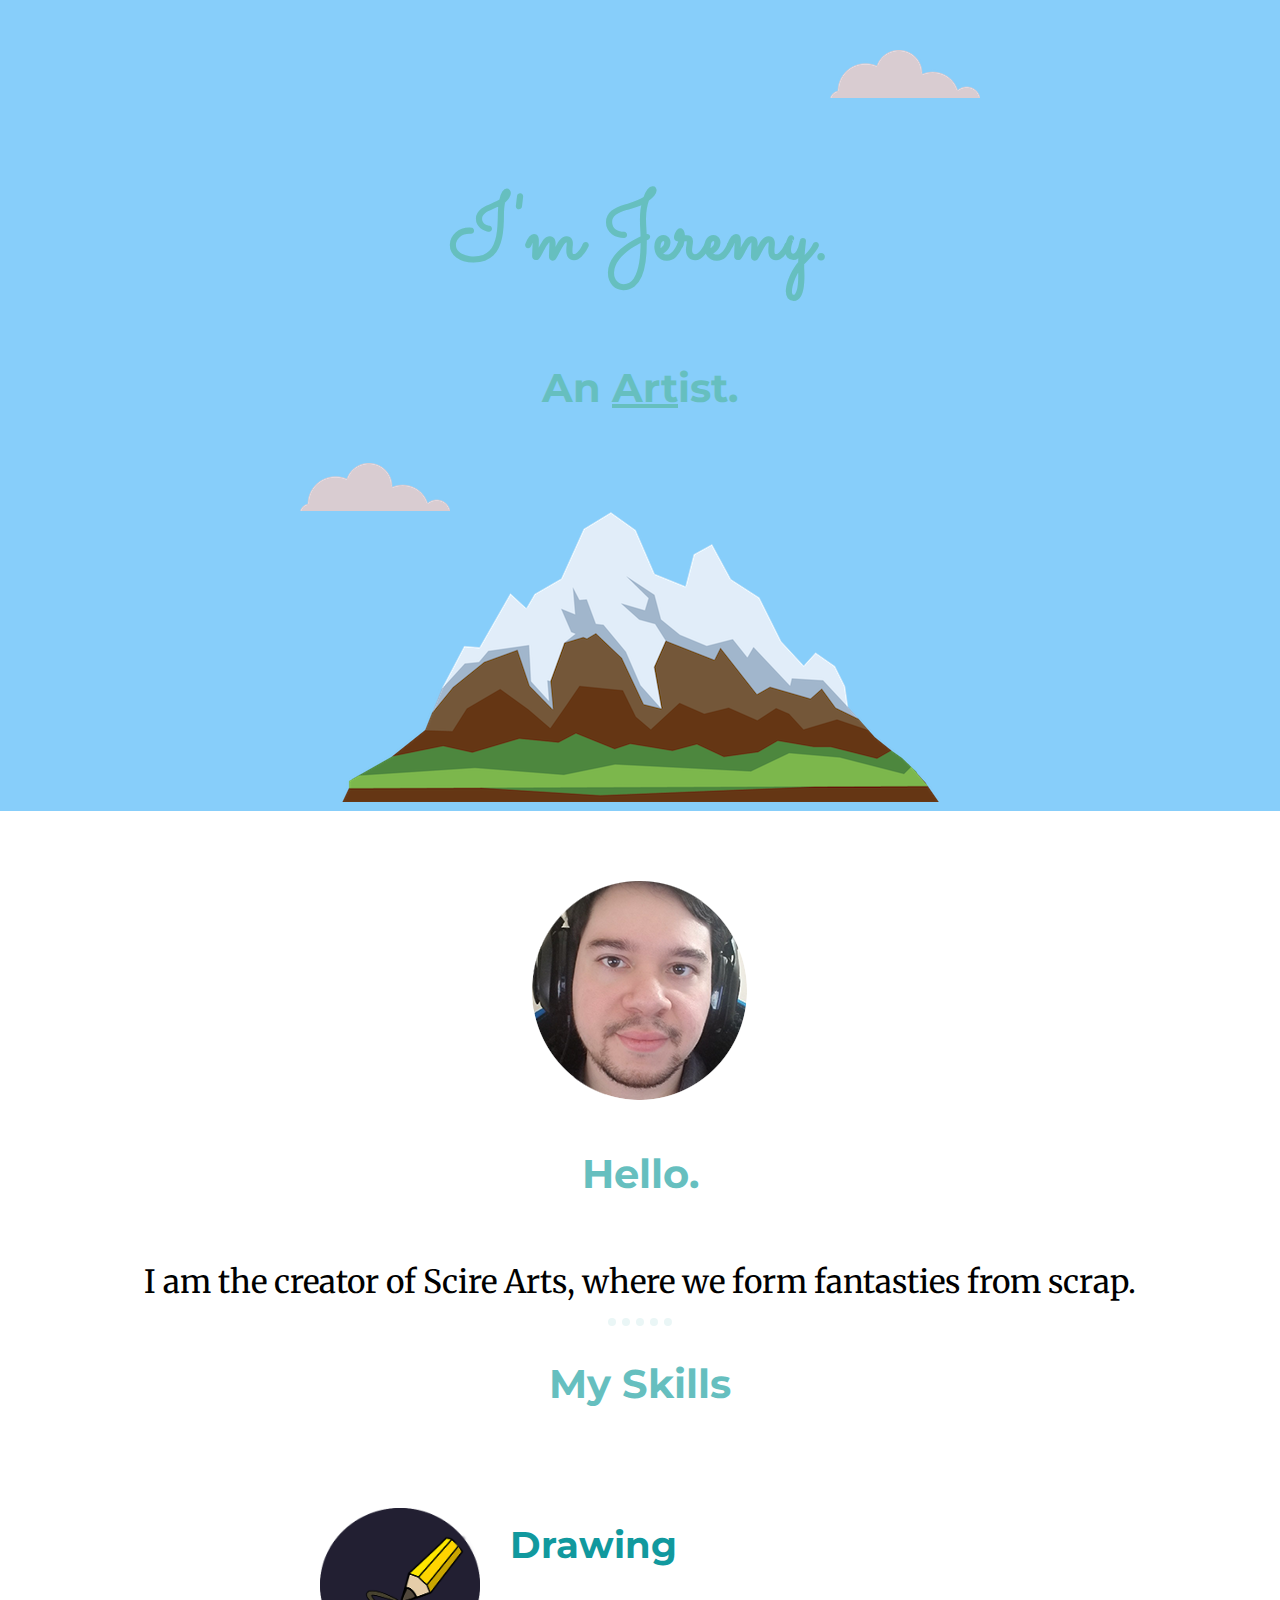
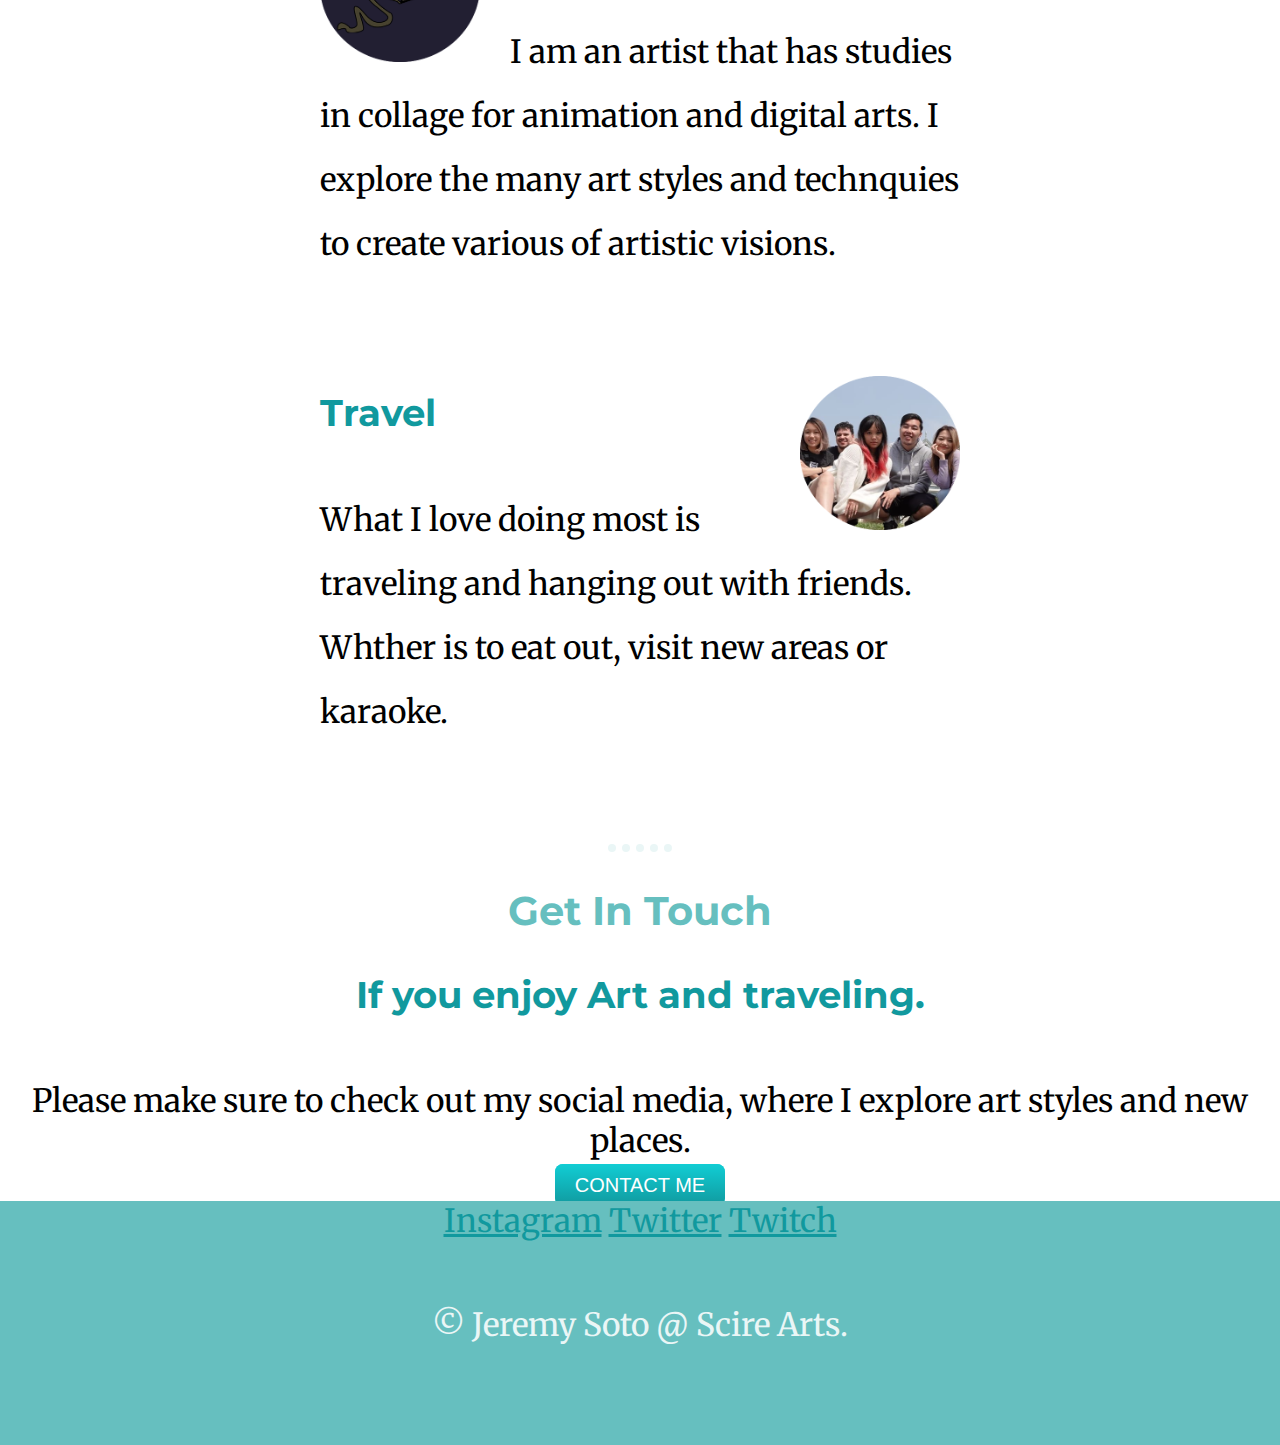
<file: index.html>
<!DOCTYPE html>
<html lang="en" dir="ltr">

<head>
  <meta charset="utf-8">
  <title>Jeremy Soto</title>
  <link rel="stylesheet" href="css/styles.css">
  <link rel="icon" href="favicon.ico">
  <link rel="preconnect" href="https://fonts.googleapis.com">
<link rel="preconnect" href="https://fonts.gstatic.com" crossorigin>
<link href="https://fonts.googleapis.com/css2?family=Merriweather&family=Montserrat&family=Sacramento&display=swap" rel="stylesheet">
</head>

<body>
  <div class="top-container">
    <img class="top-cloud"src="images/cloud.png" alt="cloud-img">

    <h1>I'm Jeremy.</h1>
    <h2>An <span class="art">Art</span>ist.</h2>
    <img class="bottom-cloud"src="images/cloud.png" alt="cloud-img">
    <img src="images/mountain.png" alt="mountain-img">
  </div>
  <div class="middle-container">
    <div class="profile">
      <img src="images/Xoto.jpg" alt="Profile Picture">
      <h2> Hello.</h2>
      <p>I am the creator of Scire Arts, where we form fantasties from scrap.</p>
    </div>
    <hr>
    <div class="skills">
      <h2>My Skills</h2>
      <div class="skill-row">
        <img class="art-img" src="images/Art.png" alt="Pencil-Art">
        <h3>Drawing</h3>
        <p>I am an artist that has studies in collage for animation and digital arts. I explore the many art styles and technquies to create various of artistic visions.</p>
      </div>
      <div class="skill-row">
        <img class="fam-img" src="images/Fam.png" alt="Friends-Pic">
        <h3>Travel</h3>
        <p>What I love doing most is traveling and hanging out with friends. Whther is to eat out, visit new areas or karaoke.</p>
      </div>
    </div>
    <hr>
    <div class="contact-me">
      <h2>Get In Touch</h2>
      <h3>If you enjoy Art and traveling.</h3>
      <p>Please make sure to check out my social media, where I explore art styles and new places.</p>
      <a class="btn" href="mailto:jeremyg_soto@yahoo.com">CONTACT ME</a>
    </div>
  </div>


  <div class="bottom-container">
    <a class="footer-link" href="https://www.instagram.com/xotoplays/">Instagram</a>
    <a class="footer-link" href="https://twitter.com/XotoPlayz">Twitter</a>
    <a class="footer-link" href="https://www.twitch.tv/xotoplz">Twitch</a>
    <p class="copyright-color">© Jeremy Soto @ Scire Arts.</p>
  </div>

</body>

</html>
</file>
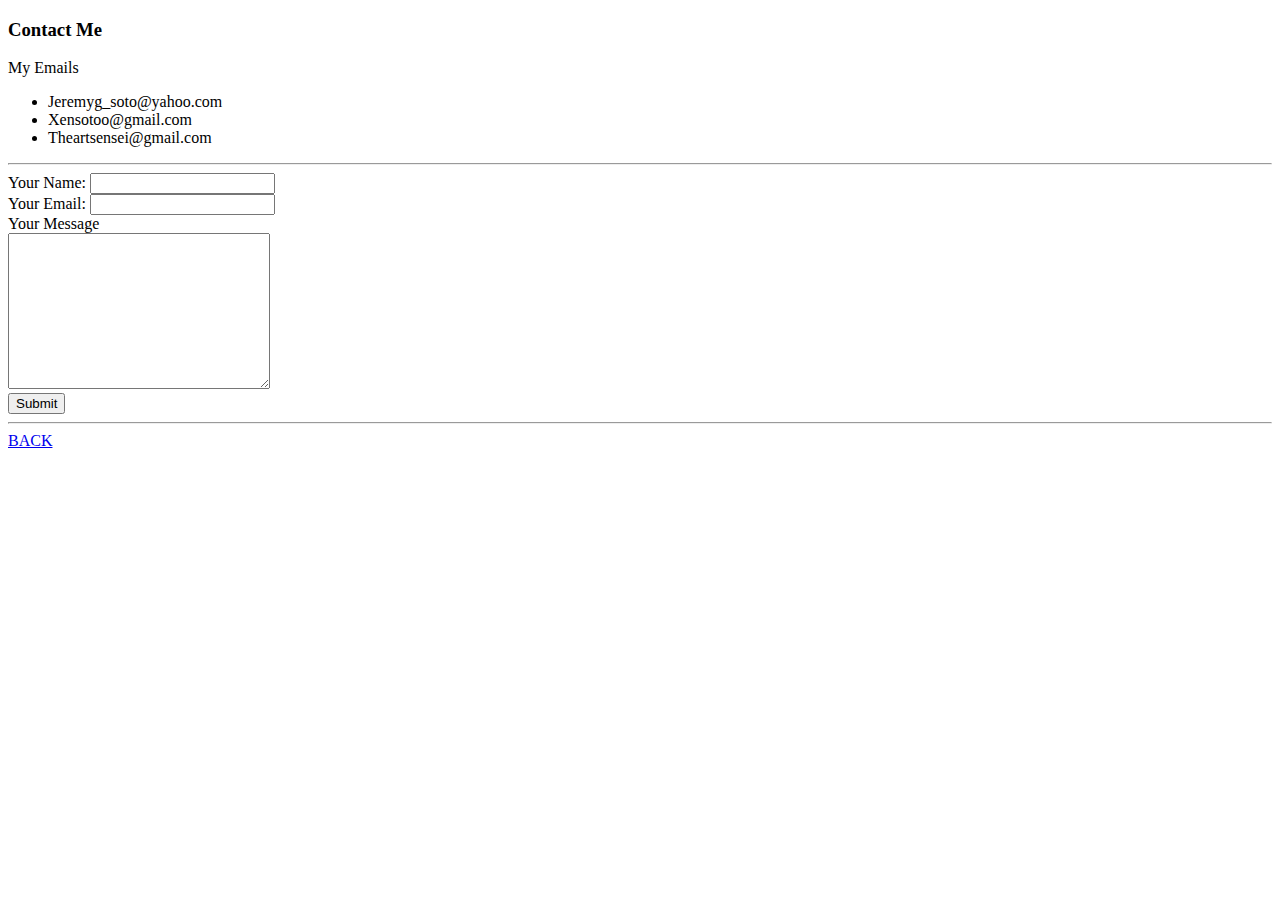
<file: contacts.html>
<!DOCTYPE html>
<html lang="en" dir="ltr">

<head>
  <meta charset="utf-8">
  <title>My Contacts</title>
</head>

<body>
  <h3>Contact Me</h3>
  <p>My Emails</p>
  <ul>
    <li>Jeremyg_soto@yahoo.com</li>
    <li>Xensotoo@gmail.com</li>
    <li>Theartsensei@gmail.com</li>
  </ul>
  <hr>
  <form action="mailto:jeremyg_soto@yahoo.com" method="post" enctype="text/plain">
    <label for="">Your Name:</label>
    <input type="text" name="yourName" value=""><br>
    <label for="">Your Email:</label>
    <input type="email" name="yourEmail" value=""><br>
    <label for="">Your Message</label><br>
    <textarea name="yourMessage" rows="10" cols="30"></textarea><br>
    <input type="submit" name="">
  </form>
  <hr>
  <a href="index.html">BACK</a>
</body>

</html>
</file>
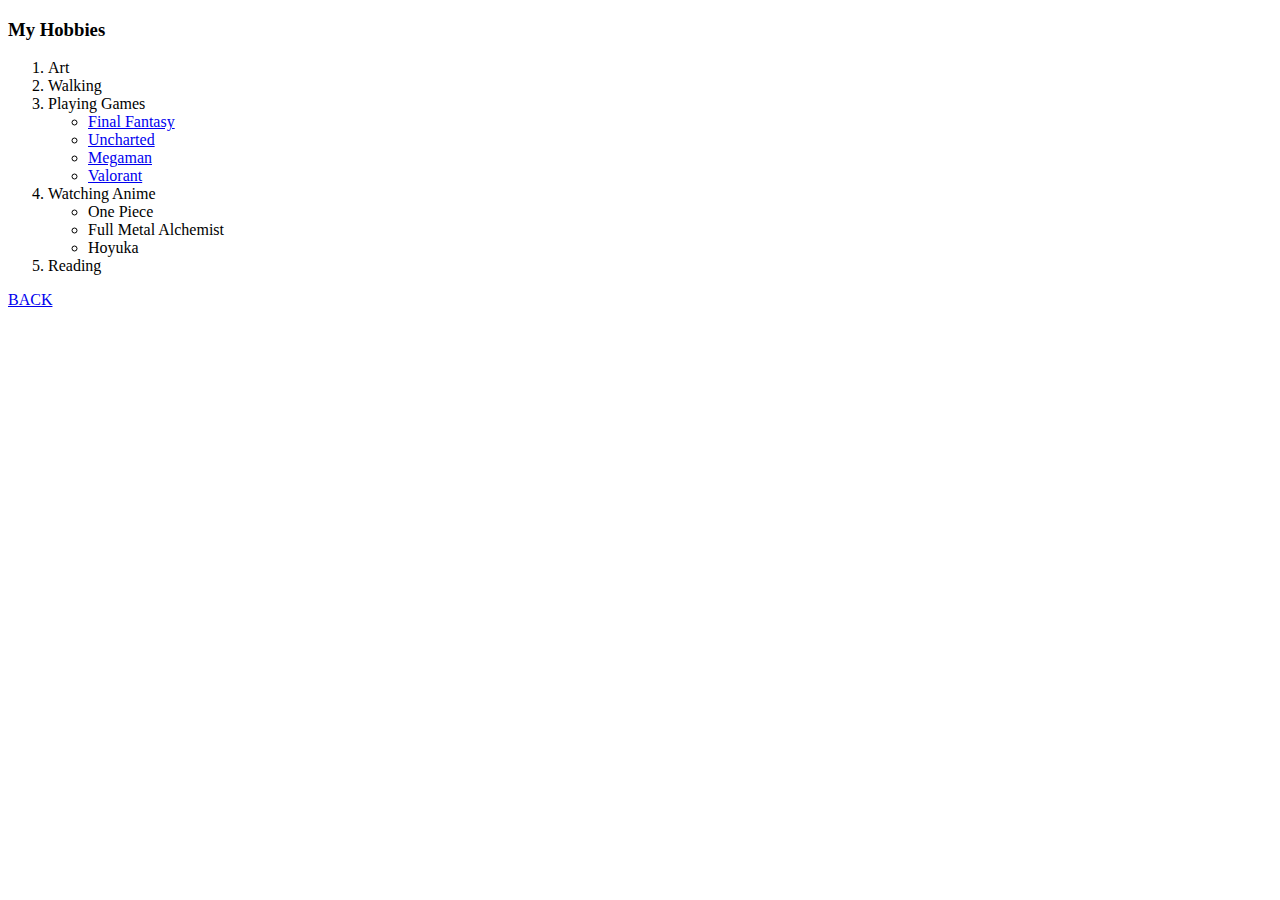
<file: hobbies.html>
<!DOCTYPE html>
<html lang="en" dir="ltr">

<head>
  <meta charset="utf-8">
  <title>My Hobbies</title>
</head>

<body>
  <h3>My Hobbies</h3>
  <ol>
    <li>Art</li>
    <li>Walking</li>
    <li>Playing Games</li>
    <ul>
      <li><a href="https://en.wikipedia.org/wiki/Final_Fantasy">Final Fantasy</a></li>
      <li><a href="https://www.youtube.com/watch?v=hh5HV4iic1Y">Uncharted</a></li>
      <li><a href="https://megaman.fandom.com/wiki/Mega_Man_(character)">Megaman</a></li>
      <li><a href="https://playvalorant.com/en-us/">Valorant</a></li>
    </ul>
    <li>Watching Anime</li>
    <ul>
      <li>One Piece</li>
      <li>Full Metal Alchemist</li>
      <li>Hoyuka</li>
    </ul>
    <li>Reading</li>
  </ol>
  <a href="index.html">BACK</a>
</body>

</html>
</file>
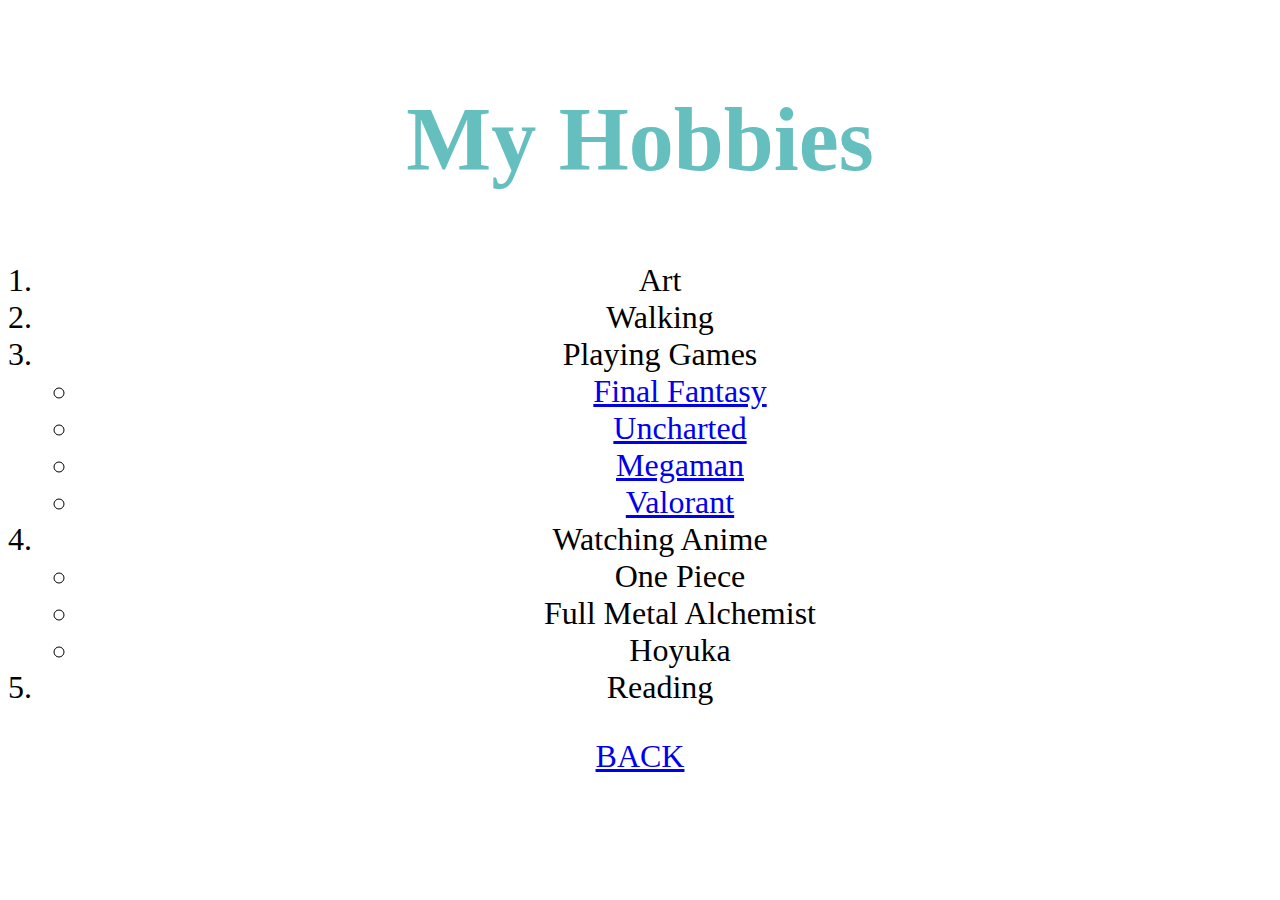
<file: skills.html>
<!DOCTYPE html>
<html lang="en" dir="ltr">

<head>
  <meta charset="utf-8">
  <title>My Hobbies</title>
  <link rel="stylesheet" href="css/styles.css">
</head>

<body>
  <h1>My Hobbies</h1>
  <ol>
    <li>Art</li>
    <li>Walking</li>
    <li>Playing Games</li>
    <ul>
      <li><a href="https://en.wikipedia.org/wiki/Final_Fantasy">Final Fantasy</a></li>
      <li><a href="https://www.youtube.com/watch?v=hh5HV4iic1Y">Uncharted</a></li>
      <li><a href="https://megaman.fandom.com/wiki/Mega_Man_(character)">Megaman</a></li>
      <li><a href="https://playvalorant.com/en-us/">Valorant</a></li>
    </ul>
    <li>Watching Anime</li>
    <ul>
      <li>One Piece</li>
      <li>Full Metal Alchemist</li>
      <li>Hoyuka</li>
    </ul>
    <li>Reading</li>
  </ol>
  <a href="index.html">BACK</a>
</body>

</html>
</file>
<file: css/styles.css>
body {
  margin: 0;
  text-align: center;
  font-family: 'Merriweather', serif;
  ;
  font-size: 200%
}

h1 {
  font-size: 5.625rem;
  margin: 50px auto 0 auto;
  font-family: 'Sacramento', cursive;
  color: #66BFBF;
  line-height: 2;
}

h2 {
  font-family: 'Montserrat', sans-serif;
  font-size: 2.5rem;
  color: #66BFBF;
  font-weight: normal;
  font-weight: bold;

}

h3 {
  font-family: 'Montserrat', sans-serif;
  color: #11999E;
}

.top-container {
  padding-top: 100px;
  background-color: #87CEFA;
  position: relative;
}

.middle-container {}

.bottom-container {
  padding-bottom: 100px;
  background-color: #66BFBF;
  position: relative;

}

.art {
  text-decoration: underline;
}

.top-cloud {
  position: absolute;
  right: 300px;
  top: 50px;
}

.bottom-cloud {
  position: absolute;
  left: 300px;
  bottom: 300px;
}

.footer-link {
  color: #11999E;
}

.skill-row {
  width: 50%;
  margin: 100px auto 100px auto;
  text-align: left;
  line-height: 2;
}

.art-img {
  width: 25%;
  float: left;
  margin-right: 30px;
}

.fam-img {
  width: 25%;
  float: right;
  margin-left: 30px;
}

hr {
  border: none;
  border-top-style: dotted;
  border-color: #EAF6F6;
  border-width: 8px;
  width: 5%;
}

.btn {
  background: #11cdd4;
  background-image: -webkit-linear-gradient(top, #11cdd4, #11999e);
  background-image: -moz-linear-gradient(top, #11cdd4, #11999e);
  background-image: -ms-linear-gradient(top, #11cdd4, #11999e);
  background-image: -o-linear-gradient(top, #11cdd4, #11999e);
  background-image: linear-gradient(to bottom, #11cdd4, #11999e);
  -webkit-border-radius: 8;
  -moz-border-radius: 8;
  border-radius: 8px;
  font-family: Arial;
  color: #ffffff;
  font-size: 20px;
  padding: 10px 20px 10px 20px;
  text-decoration: none;
}

.btn:hover {
  background: #30e3cb;
  background-image: -webkit-linear-gradient(top, #30e3cb, #2bc4ad);
  background-image: -moz-linear-gradient(top, #30e3cb, #2bc4ad);
  background-image: -ms-linear-gradient(top, #30e3cb, #2bc4ad);
  background-image: -o-linear-gradient(top, #30e3cb, #2bc4ad);
  background-image: linear-gradient(to bottom, #30e3cb, #2bc4ad);
  text-decoration: none;
}

.copyright-color {
  color: #EAF6F6;
}

.profile {
  margin-top: 5%;
}

p {
  margin: 5% 0 0 0;
}
</file>
